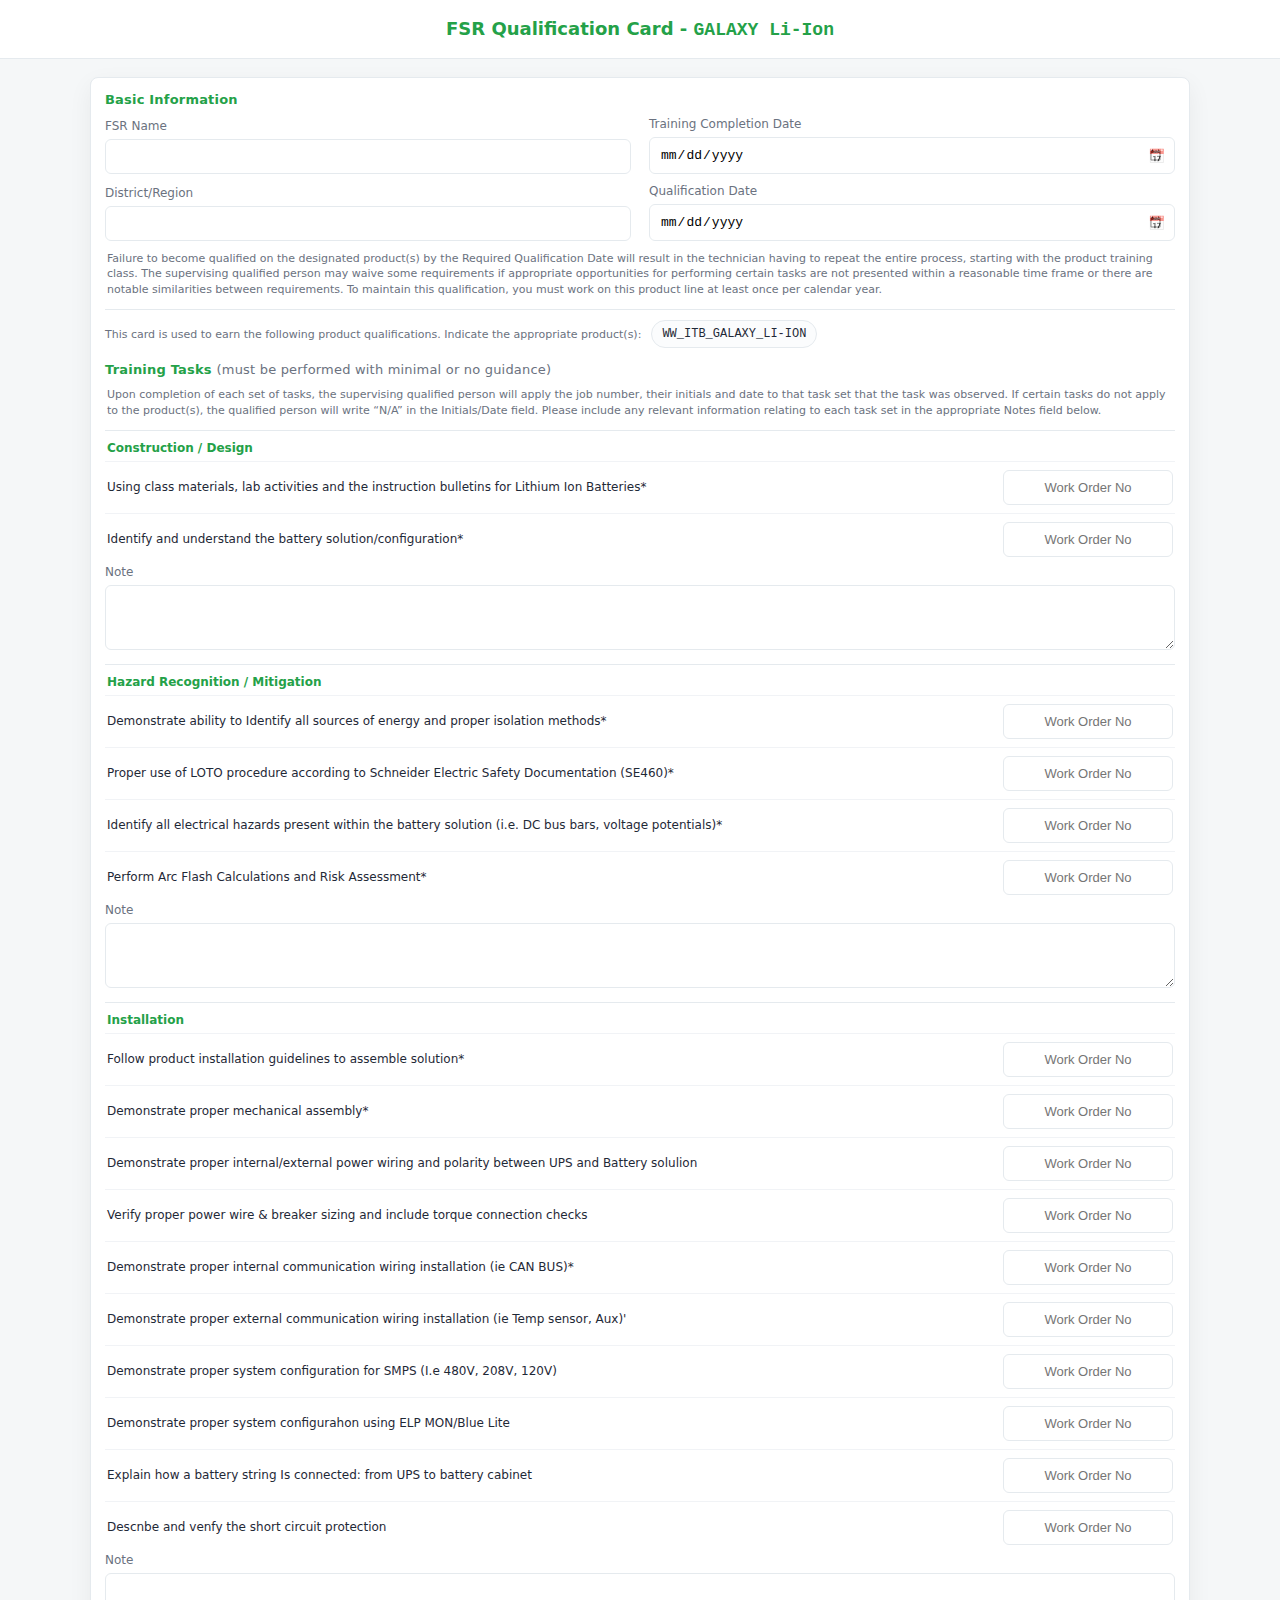
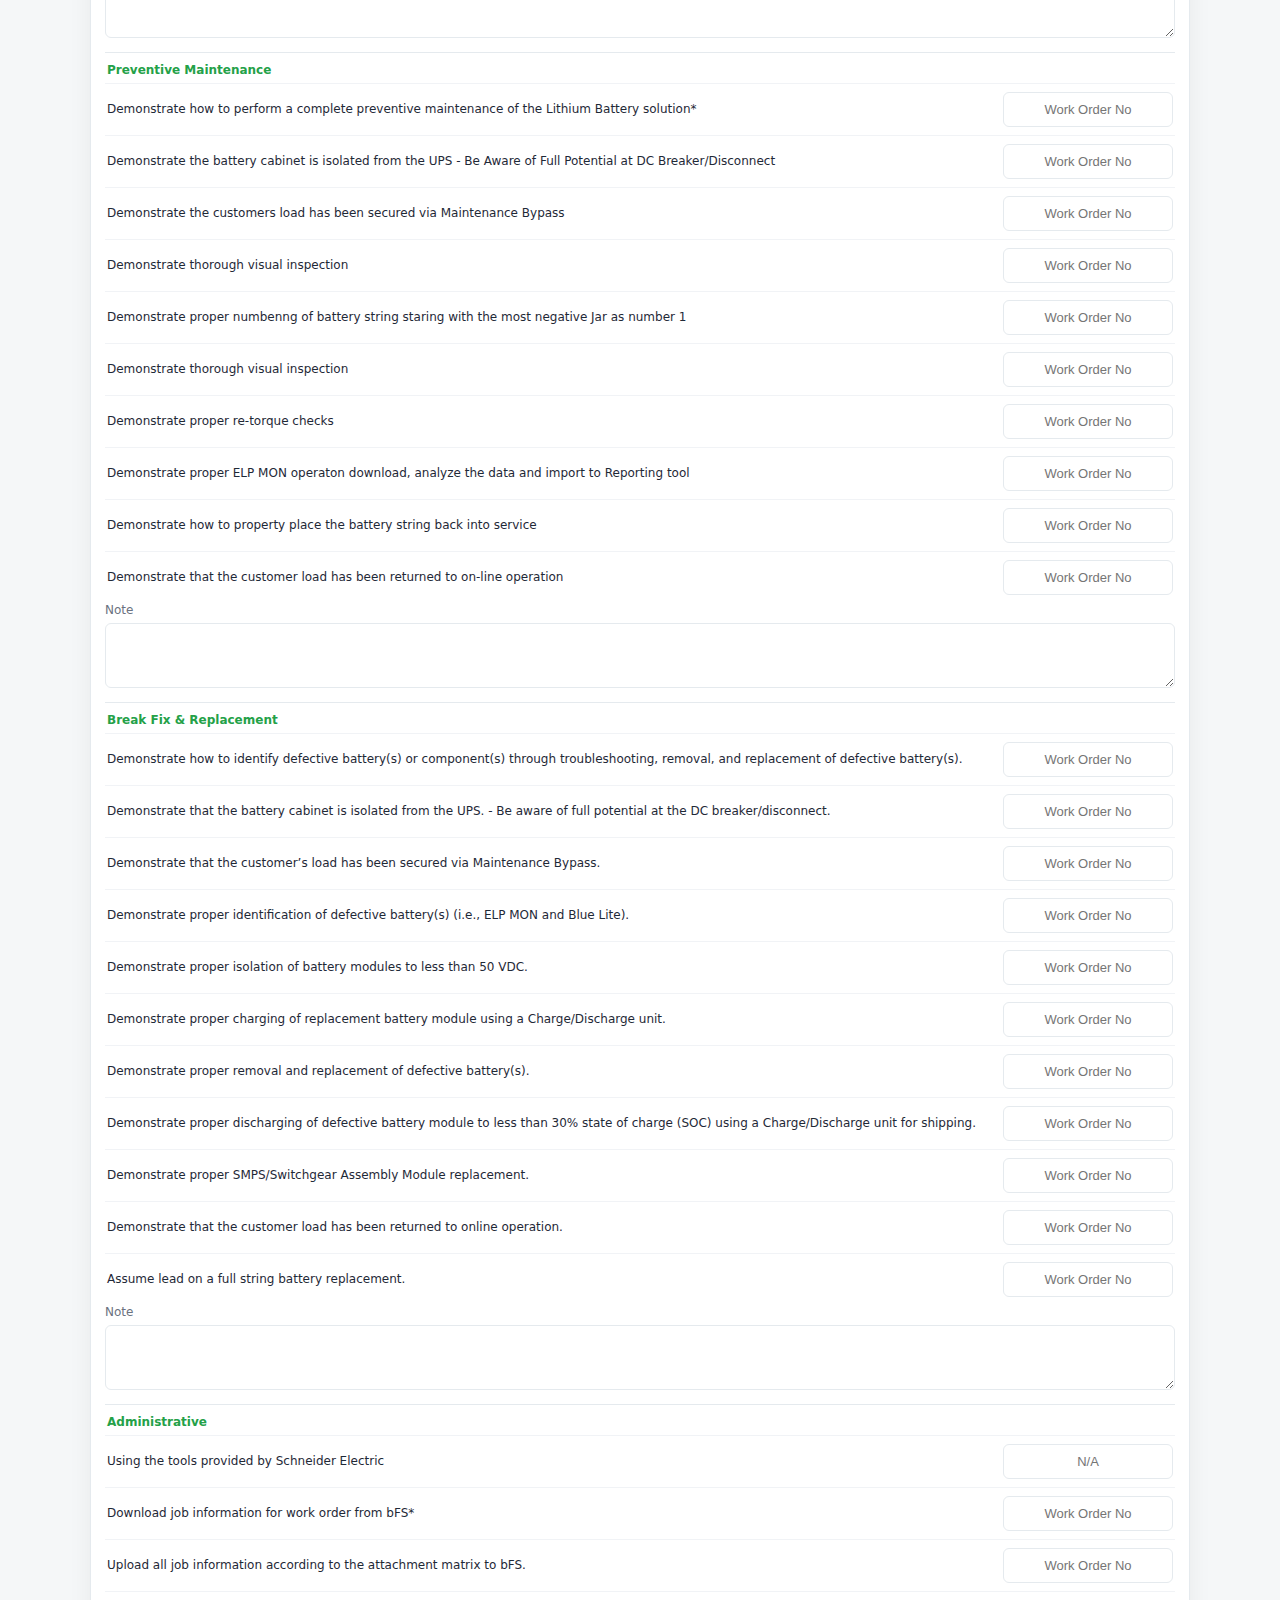
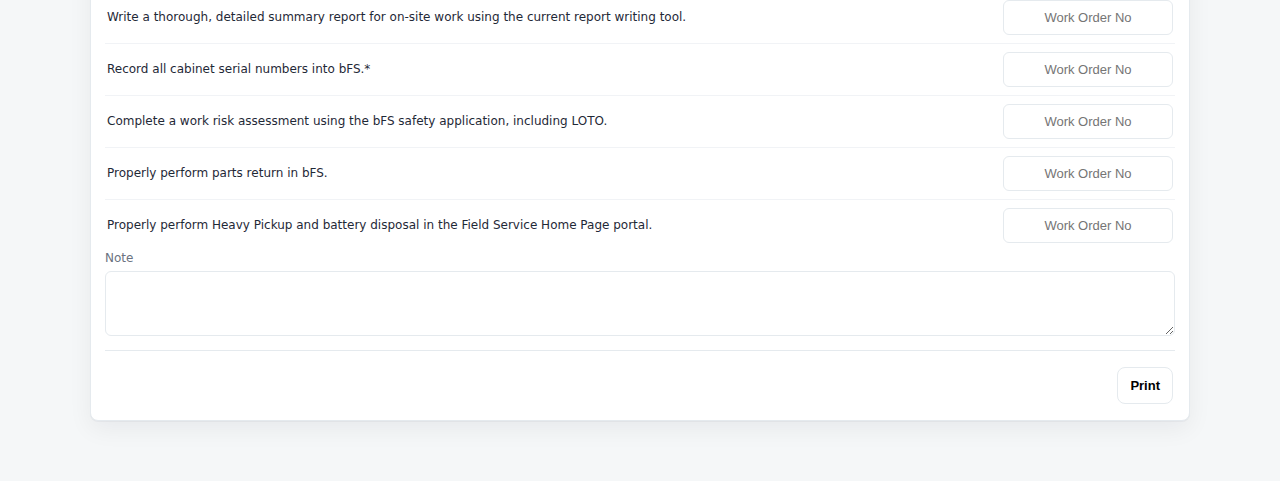
<file: GalaxyLi-Ion.html>
<!doctype html>
<html lang="en">
<head>
  <meta charset="utf-8" />
  <meta name="viewport" content="width=device-width, initial-scale=1" />
  <title>FSR Qualification Card - GALAXY Li-Ion</title>
  <link rel="stylesheet" href="sstyle.css" />
</head>
<body>
  <header class="page-header">
    <div class="wrap">
      <h1>FSR Qualification Card - <span class="mono">GALAXY Li-Ion</span></h1>
    </div>
  </header>

  <main class="wrap">
    <form class="card" action="#" method="post">
      <section class="section">
        <h2 class="section-title">Basic Information</h2>

        <div class="grid two">
          <div class="field">
            <label for="fsrName">FSR Name</label>
            <input id="fsrName" name="fsrName" type="text" />
          </div>

          <div class="field">
            <label for="trainingDate">Training Completion Date</label>
            <div class="input-icon">
              <input id="trainingDate" name="trainingDate" type="date" />
              <span class="icon" aria-hidden="true">📅</span>
            </div>
          </div>

          <div class="field">
            <label for="district">District/Region</label>
            <input id="district" name="district" type="text" />
          </div>

          <div class="field">
            <label for="qualificationDate">Qualification Date</label>
            <div class="input-icon">
              <input id="qualificationDate" name="qualificationDate" type="date" />
              <span class="icon" aria-hidden="true">📅</span>
            </div>
          </div>
        </div>

        <p class="fineprint">
          Failure to become qualified on the designated product(s) by the Required Qualification Date will result in the technician having to repeat the entire process, starting with the product training class.
          The supervising qualified person may waive some requirements if appropriate opportunities for performing certain tasks are not presented within a reasonable time frame or there are notable similarities between requirements.
          To maintain this qualification, you must work on this product line at least once per calendar year.
        </p>

        <div class="pill-row">
          <p class="pill-label">This card is used to earn the following product qualifications. Indicate the appropriate product(s):</p>
          <div class="pill mono">WW_ITB_GALAXY_LI-ION</div>
        </div>
      </section>

      <section class="section">
        <h2 class="section-title">Training Tasks <span class="muted">(must be performed with minimal or no guidance)</span></h2>
        <p class="fineprint">
          Upon completion of each set of tasks, the supervising qualified person will apply the job number, their initials and date to that task set that the task was observed.
          If certain tasks do not apply to the product(s), the qualified person will write “N/A” in the Initials/Date field.
          Please include any relevant information relating to each task set in the appropriate Notes field below.
        </p>

        <div class="taskset">
          <div class="taskset-head"><h3>Construction / Design</h3></div>

          <div class="taskrow">
            <p class="task">Using class materials, lab activities and the instruction bulletins for Lithium Ion Batteries* </p>
            <input class="wo" type="text" placeholder="Work Order No" />
          </div>
          <div class="taskrow">
            <p class="task">Identify and understand the battery solution/configuration*</p>
            <input class="wo" type="text" placeholder="Work Order No" />
          </div>

          <div class="field">
            <label for="note1">Note</label>
            <textarea id="note1" rows="3"></textarea>
          </div>
        </div>

        <div class="taskset">
          <div class="taskset-head"><h3>Hazard Recognition / Mitigation</h3></div>

          <div class="taskrow">
            <p class="task">Demonstrate ability to Identify all sources of energy and proper isolation methods*</p>
            <input class="wo" type="text" placeholder="Work Order No" />
          </div>
		  <div class="taskrow">
            <p class="task">Proper use of LOTO procedure according to Schneider Electric Safety Documentation (SE460)*</p>
            <input class="wo" type="text" placeholder="Work Order No" />
          </div>
          <div class="taskrow">
            <p class="task">Identify all electrical hazards present within the battery solution (i.e. DC bus bars, voltage potentials)*</p>
            <input class="wo" type="text" placeholder="Work Order No" />
          </div>
          <div class="taskrow">
            <p class="task">Perform Arc Flash Calculations and Risk Assessment*</p>
            <input class="wo" type="text" placeholder="Work Order No" />
          </div>

          <div class="field">
            <label for="note2">Note</label>
            <textarea id="note2" rows="3"></textarea>
          </div>
        </div>

        <div class="taskset">
          <div class="taskset-head"><h3>Installation</h3></div>

          <div class="taskrow">
            <p class="task">Follow product installation guidelines to assemble solution*</p>
            <input class="wo" type="text" placeholder="Work Order No" />
          </div>
          <div class="taskrow">
            <p class="task">Demonstrate proper mechanical assembly*</p>
            <input class="wo" type="text" placeholder="Work Order No" />
          </div>
          <div class="taskrow">
            <p class="task">Demonstrate proper internal/external power wiring and polarity between UPS and Battery solulion</p>
            <input class="wo" type="text" placeholder="Work Order No" />
          </div>
          <div class="taskrow">
            <p class="task">Verify proper power wire & breaker sizing and include torque connection checks</p>
            <input class="wo" type="text" placeholder="Work Order No" />
          </div>
		  <div class="taskrow">
            <p class="task">Demonstrate proper internal communication wiring installation (ie CAN BUS)*</p>
            <input class="wo" type="text" placeholder="Work Order No" />
          </div>
		  <div class="taskrow">
            <p class="task">Demonstrate proper external communication wiring installation (ie Temp sensor, Aux)' </p>
            <input class="wo" type="text" placeholder="Work Order No" />
          </div>
		  <div class="taskrow">
            <p class="task">Demonstrate proper system configuration for SMPS (I.e 480V, 208V, 120V)</p>
            <input class="wo" type="text" placeholder="Work Order No" />
          </div>
		  <div class="taskrow">
            <p class="task">Demonstrate proper system configurahon using ELP MON/Blue Lite</p>
            <input class="wo" type="text" placeholder="Work Order No" />
          </div>
		  <div class="taskrow">
            <p class="task">Explain how a battery string Is connected: from UPS to battery cabinet</p>
            <input class="wo" type="text" placeholder="Work Order No" />
          </div>
		  <div class="taskrow">
            <p class="task">Descnbe and venfy the short circuit protection</p>
            <input class="wo" type="text" placeholder="Work Order No" />
          </div>

          <div class="field">
            <label for="note3">Note</label>
            <textarea id="note3" rows="3"></textarea>
          </div>
        </div>

        <div class="taskset">
          <div class="taskset-head"><h3>Preventive Maintenance</h3></div>

          <div class="taskrow">
            <p class="task">Demonstrate how to perform a complete preventive maintenance of the Lithium Battery solution*</p>
            <input class="wo" type="text" placeholder="Work Order No" />
          </div>
          <div class="taskrow">
            <p class="task">Demonstrate the battery cabinet is isolated from the UPS - Be Aware of Full Potential at DC Breaker/Disconnect</p>
            <input class="wo" type="text" placeholder="Work Order No" />
          </div>
          <div class="taskrow">
            <p class="task">Demonstrate the customers load has been secured via Maintenance Bypass</p>
            <input class="wo" type="text" placeholder="Work Order No" />
          </div>
          <div class="taskrow">
            <p class="task">Demonstrate thorough visual inspection</p>
            <input class="wo" type="text" placeholder="Work Order No" />
          </div>
          <div class="taskrow">
            <p class="task">Demonstrate proper numbenng of battery string staring with the most negative Jar as number 1 </p>
            <input class="wo" type="text" placeholder="Work Order No" />
          </div>
		  <div class="taskrow">
            <p class="task">Demonstrate thorough visual inspection</p>
            <input class="wo" type="text" placeholder="Work Order No" />
          </div>
		  <div class="taskrow">
            <p class="task">Demonstrate proper re-torque checks</p>
            <input class="wo" type="text" placeholder="Work Order No" />
          </div>
		  <div class="taskrow">
            <p class="task">Demonstrate proper ELP MON operaton download, analyze the data and import to Reporting tool</p>
            <input class="wo" type="text" placeholder="Work Order No" />
          </div>
		  <div class="taskrow">
            <p class="task">Demonstrate how to property place the battery string back into service</p>
            <input class="wo" type="text" placeholder="Work Order No" />
          </div>
		  <div class="taskrow">
            <p class="task">Demonstrate that the customer load has been returned to on-line operation</p>
            <input class="wo" type="text" placeholder="Work Order No" />
          </div>

          <div class="field">
            <label for="note5">Note</label>
            <textarea id="note5" rows="3"></textarea>
          </div>
        </div>

        <div class="taskset">
          <div class="taskset-head"><h3>Break Fix & Replacement</h3></div>

          <div class="taskrow">
            <p class="task">Demonstrate how to identify defective battery(s) or component(s) through troubleshooting, removal, and replacement of defective battery(s).</p>
            <input class="wo" type="text" placeholder="Work Order No" />
          </div>
          <div class="taskrow">
            <p class="task">Demonstrate that the battery cabinet is isolated from the UPS. - Be aware of full potential at the DC breaker/disconnect.</p>
            <input class="wo" type="text" placeholder="Work Order No" />
          </div>
          <div class="taskrow">
            <p class="task">Demonstrate that the customer’s load has been secured via Maintenance Bypass.</p>
            <input class="wo" type="text" placeholder="Work Order No" />
          </div>
          <div class="taskrow">
            <p class="task">Demonstrate proper identification of defective battery(s) (i.e., ELP MON and Blue Lite).</p>
            <input class="wo" type="text" placeholder="Work Order No" />
          </div>
          <div class="taskrow">
            <p class="task">Demonstrate proper isolation of battery modules to less than 50 VDC.</p>
            <input class="wo" type="text" placeholder="Work Order No" />
          </div>
          <div class="taskrow">
            <p class="task">Demonstrate proper charging of replacement battery module using a Charge/Discharge unit.</p>
            <input class="wo" type="text" placeholder="Work Order No" />
          </div>
		  <div class="taskrow">
            <p class="task">Demonstrate proper removal and replacement of defective battery(s).</p>
            <input class="wo" type="text" placeholder="Work Order No" />
          </div>
		  <div class="taskrow">
            <p class="task">Demonstrate proper discharging of defective battery module to less than 30% state of charge (SOC) using a Charge/Discharge unit for shipping.</p>
            <input class="wo" type="text" placeholder="Work Order No" />
          </div>
		  <div class="taskrow">
            <p class="task">Demonstrate proper SMPS/Switchgear Assembly Module replacement.</p>
            <input class="wo" type="text" placeholder="Work Order No" />
          </div>
		  <div class="taskrow">
            <p class="task">Demonstrate that the customer load has been returned to online operation.</p>
            <input class="wo" type="text" placeholder="Work Order No" />
          </div>
		  <div class="taskrow">
            <p class="task">Assume lead on a full string battery replacement.</p>
            <input class="wo" type="text" placeholder="Work Order No" />
          </div>

          <div class="field">
            <label for="note6">Note</label>
            <textarea id="note6" rows="3"></textarea>
          </div>
        </div>

        <div class="taskset">
          <div class="taskset-head"><h3>Administrative</h3></div>

          <div class="taskrow">
            <p class="task">Using the tools provided by Schneider Electric</p>
            <input class="wo" type="text" placeholder="N/A" />
          </div>
          <div class="taskrow">
            <p class="task">Download job information for work order from bFS*</p>
            <input class="wo" type="text" placeholder="Work Order No" />
          </div>
          <div class="taskrow">
            <p class="task">Upload all job information according to the attachment matrix to bFS.</p>
            <input class="wo" type="text" placeholder="Work Order No" />
          </div>
          <div class="taskrow">
            <p class="task">Write a thorough, detailed summary report for on-site work using the current report writing tool.</p>
            <input class="wo" type="text" placeholder="Work Order No" />
          </div>
          <div class="taskrow">
            <p class="task">Record all cabinet serial numbers into bFS.*</p>
            <input class="wo" type="text" placeholder="Work Order No" />
          </div>
          <div class="taskrow">
            <p class="task">Complete a work risk assessment using the bFS safety application, including LOTO.</p>
            <input class="wo" type="text" placeholder="Work Order No" />
          </div>
		  <div class="taskrow">
            <p class="task">Properly perform parts return in bFS.</p>
            <input class="wo" type="text" placeholder="Work Order No" />
          </div>
		  <div class="taskrow">
            <p class="task">Properly perform Heavy Pickup and battery disposal in the Field Service Home Page portal.</p>
            <input class="wo" type="text" placeholder="Work Order No" />
          </div>

          <div class="field">
            <label for="note7">Note</label>
            <textarea id="note7" rows="3"></textarea>
          </div>
        </div>

        <div class="actions">
          <button type="button" class="btn ghost" onclick="window.print()">Print</button>
        </div>
      </section>
    </form>
  </main>

  <footer class="page-footer">
    <div class="wrap">
    </div>
  </footer>
</body>
</html>
</file>
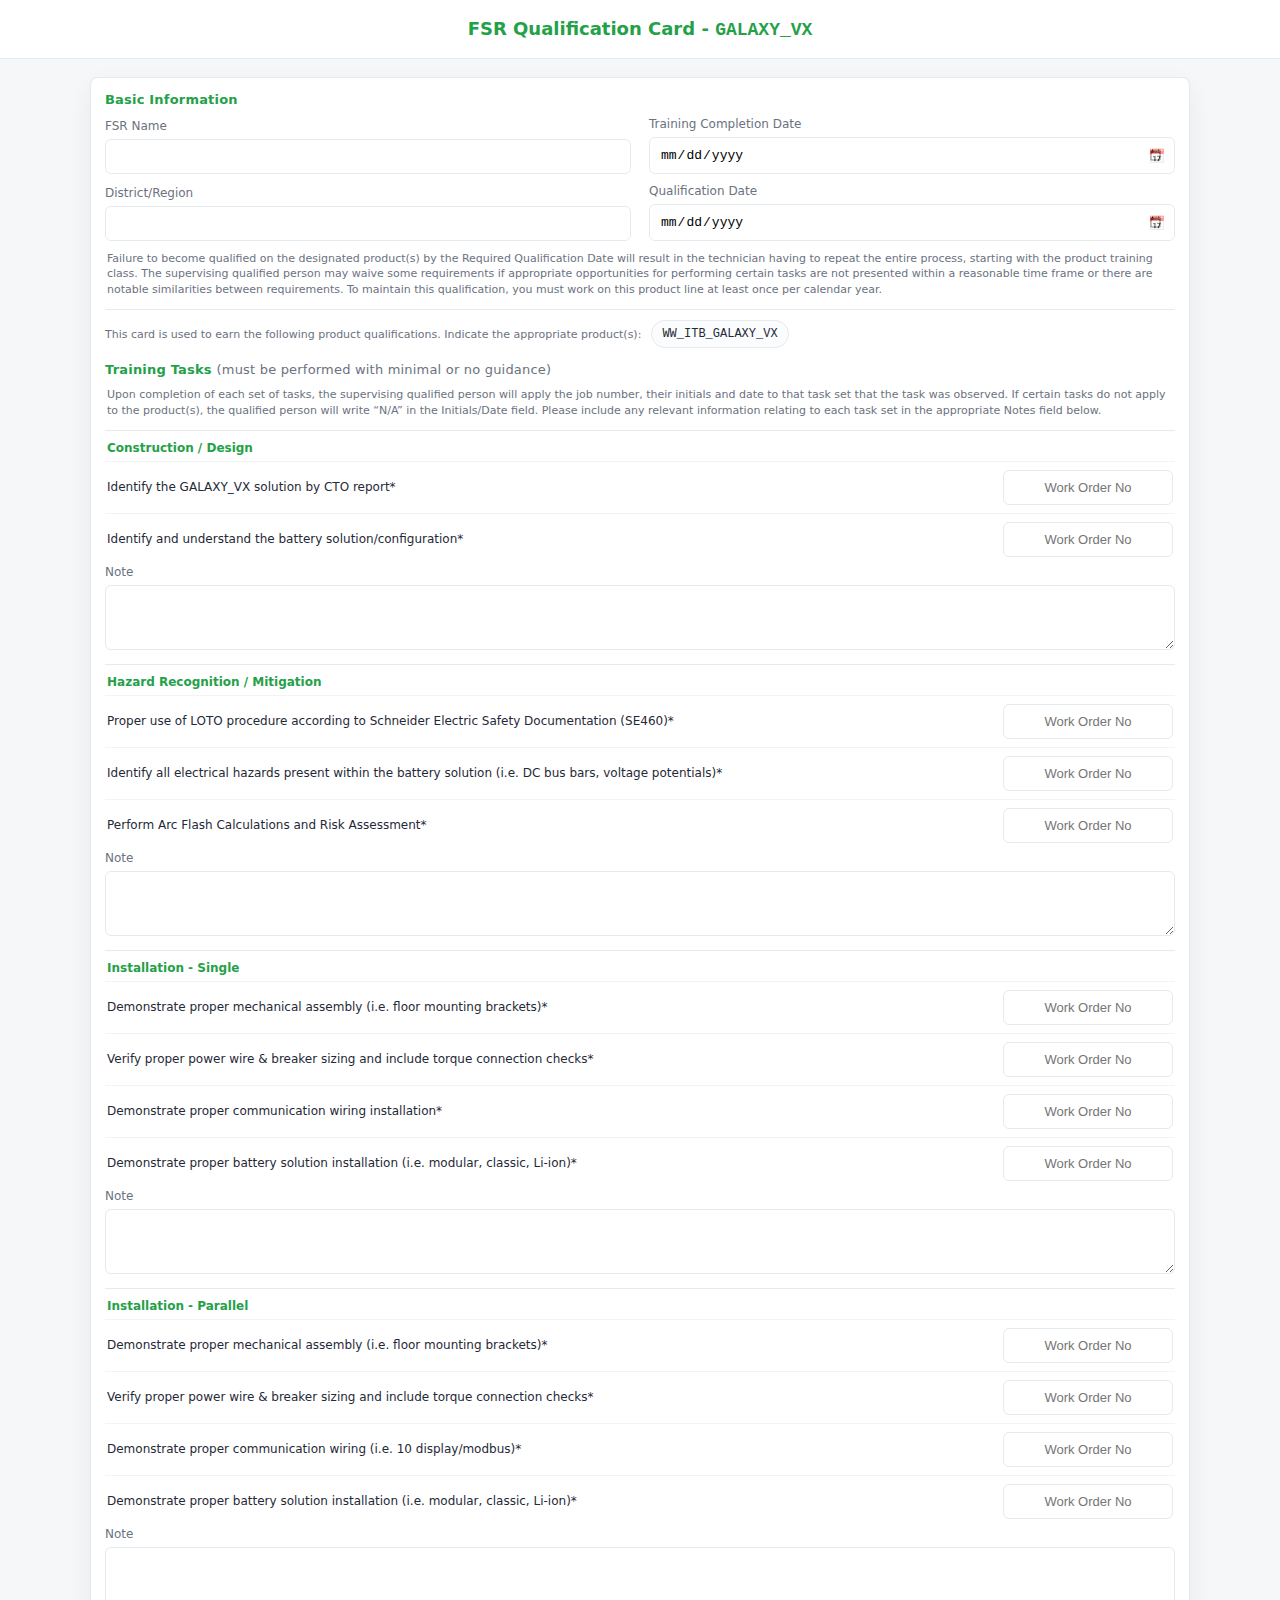
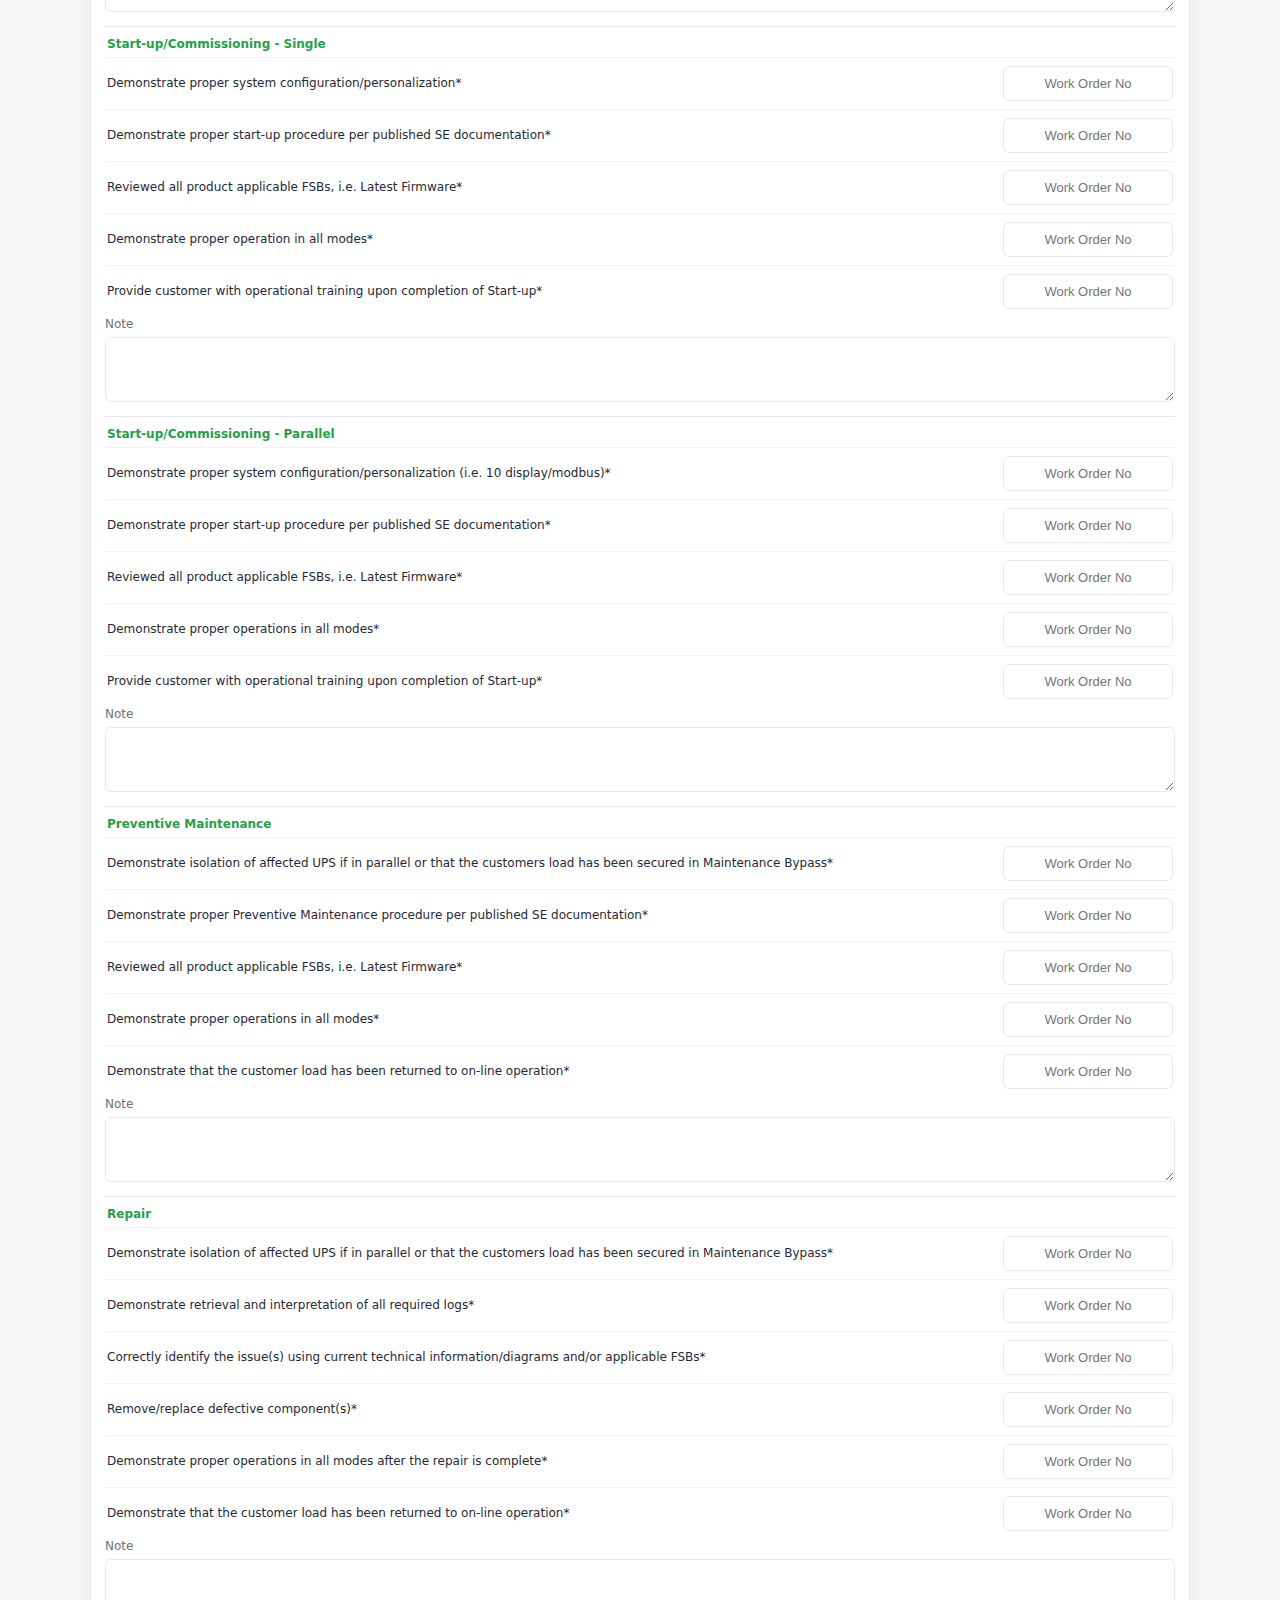
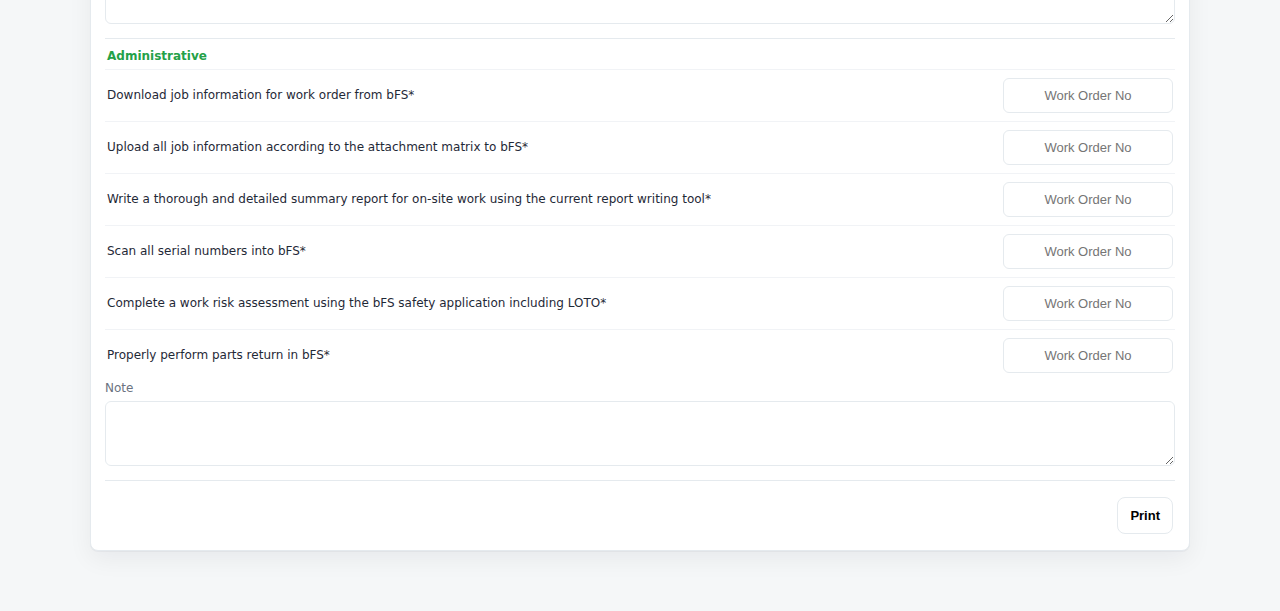
<file: GVX.html>
<!doctype html>
<html lang="en">
<head>
  <meta charset="utf-8" />
  <meta name="viewport" content="width=device-width, initial-scale=1" />
  <title>FSR Qualification Card - GALAXY_VX</title>
  <link rel="stylesheet" href="sstyle.css" />
</head>
<body>
  <header class="page-header">
    <div class="wrap">
      <h1>FSR Qualification Card - <span class="mono">GALAXY_VX</span></h1>
    </div>
  </header>

  <main class="wrap">
    <form class="card" action="#" method="post">
      <section class="section">
        <h2 class="section-title">Basic Information</h2>

        <div class="grid two">
          <div class="field">
            <label for="fsrName">FSR Name</label>
            <input id="fsrName" name="fsrName" type="text" />
          </div>

          <div class="field">
            <label for="trainingDate">Training Completion Date</label>
            <div class="input-icon">
              <input id="trainingDate" name="trainingDate" type="date" />
              <span class="icon" aria-hidden="true">📅</span>
            </div>
          </div>

          <div class="field">
            <label for="district">District/Region</label>
            <input id="district" name="district" type="text" />
          </div>

          <div class="field">
            <label for="qualificationDate">Qualification Date</label>
            <div class="input-icon">
              <input id="qualificationDate" name="qualificationDate" type="date" />
              <span class="icon" aria-hidden="true">📅</span>
            </div>
          </div>
        </div>

        <p class="fineprint">
          Failure to become qualified on the designated product(s) by the Required Qualification Date will result in the technician having to repeat the entire process, starting with the product training class.
          The supervising qualified person may waive some requirements if appropriate opportunities for performing certain tasks are not presented within a reasonable time frame or there are notable similarities between requirements.
          To maintain this qualification, you must work on this product line at least once per calendar year.
        </p>

        <div class="pill-row">
          <p class="pill-label">This card is used to earn the following product qualifications. Indicate the appropriate product(s):</p>
          <div class="pill mono">WW_ITB_GALAXY_VX</div>
        </div>
      </section>

      <section class="section">
        <h2 class="section-title">Training Tasks <span class="muted">(must be performed with minimal or no guidance)</span></h2>
        <p class="fineprint">
          Upon completion of each set of tasks, the supervising qualified person will apply the job number, their initials and date to that task set that the task was observed.
          If certain tasks do not apply to the product(s), the qualified person will write “N/A” in the Initials/Date field.
          Please include any relevant information relating to each task set in the appropriate Notes field below.
        </p>

        <!-- Construction / Design -->
        <div class="taskset">
          <div class="taskset-head">
            <h3>Construction / Design</h3>
          </div>

          <div class="taskrow">
            <p class="task">Identify the GALAXY_VX solution by CTO report*</p>
            <input class="wo" type="text" placeholder="Work Order No" />
          </div>
          <div class="taskrow">
            <p class="task">Identify and understand the battery solution/configuration*</p>
            <input class="wo" type="text" placeholder="Work Order No" />
          </div>

          <div class="field">
            <label for="note1">Note</label>
            <textarea id="note1" rows="3"></textarea>
          </div>
        </div>

        <!-- Hazard Recognition / Mitigation -->
        <div class="taskset">
          <div class="taskset-head">
            <h3>Hazard Recognition / Mitigation</h3>
          </div>

          <div class="taskrow">
            <p class="task">Proper use of LOTO procedure according to Schneider Electric Safety Documentation (SE460)*</p>
            <input class="wo" type="text" placeholder="Work Order No" />
          </div>
          <div class="taskrow">
            <p class="task">Identify all electrical hazards present within the battery solution (i.e. DC bus bars, voltage potentials)*</p>
            <input class="wo" type="text" placeholder="Work Order No" />
          </div>
          <div class="taskrow">
            <p class="task">Perform Arc Flash Calculations and Risk Assessment*</p>
            <input class="wo" type="text" placeholder="Work Order No" />
          </div>

          <div class="field">
            <label for="note2">Note</label>
            <textarea id="note2" rows="3"></textarea>
          </div>
        </div>

        <!-- Installation - Single -->
        <div class="taskset">
          <div class="taskset-head">
            <h3>Installation - Single</h3>
          </div>

          <div class="taskrow">
            <p class="task">Demonstrate proper mechanical assembly (i.e. floor mounting brackets)*</p>
            <input class="wo" type="text" placeholder="Work Order No" />
          </div>
          <div class="taskrow">
            <p class="task">Verify proper power wire &amp; breaker sizing and include torque connection checks*</p>
            <input class="wo" type="text" placeholder="Work Order No" />
          </div>
          <div class="taskrow">
            <p class="task">Demonstrate proper communication wiring installation*</p>
            <input class="wo" type="text" placeholder="Work Order No" />
          </div>
          <div class="taskrow">
            <p class="task">Demonstrate proper battery solution installation (i.e. modular, classic, Li-ion)*</p>
            <input class="wo" type="text" placeholder="Work Order No" />
          </div>

          <div class="field">
            <label for="note3">Note</label>
            <textarea id="note3" rows="3"></textarea>
          </div>
        </div>

        <!-- Installation - Parallel -->
        <div class="taskset">
          <div class="taskset-head">
            <h3>Installation - Parallel</h3>
          </div>

          <div class="taskrow">
            <p class="task">Demonstrate proper mechanical assembly (i.e. floor mounting brackets)*</p>
            <input class="wo" type="text" placeholder="Work Order No" />
          </div>
          <div class="taskrow">
            <p class="task">Verify proper power wire &amp; breaker sizing and include torque connection checks*</p>
            <input class="wo" type="text" placeholder="Work Order No" />
          </div>
          <div class="taskrow">
            <p class="task">Demonstrate proper communication wiring (i.e. 10 display/modbus)*</p>
            <input class="wo" type="text" placeholder="Work Order No" />
          </div>
          <div class="taskrow">
            <p class="task">Demonstrate proper battery solution installation (i.e. modular, classic, Li-ion)*</p>
            <input class="wo" type="text" placeholder="Work Order No" />
          </div>

          <div class="field">
            <label for="note4">Note</label>
            <textarea id="note4" rows="3"></textarea>
          </div>
        </div>

        <!-- Start-up/Commissioning - Single -->
        <div class="taskset">
          <div class="taskset-head">
            <h3>Start-up/Commissioning - Single</h3>
          </div>

          <div class="taskrow">
            <p class="task">Demonstrate proper system configuration/personalization*</p>
            <input class="wo" type="text" placeholder="Work Order No" />
          </div>
          <div class="taskrow">
            <p class="task">Demonstrate proper start-up procedure per published SE documentation*</p>
            <input class="wo" type="text" placeholder="Work Order No" />
          </div>
          <div class="taskrow">
            <p class="task">Reviewed all product applicable FSBs, i.e. Latest Firmware*</p>
            <input class="wo" type="text" placeholder="Work Order No" />
          </div>
          <div class="taskrow">
            <p class="task">Demonstrate proper operation in all modes*</p>
            <input class="wo" type="text" placeholder="Work Order No" />
          </div>
          <div class="taskrow">
            <p class="task">Provide customer with operational training upon completion of Start-up*</p>
            <input class="wo" type="text" placeholder="Work Order No" />
          </div>

          <div class="field">
            <label for="note5">Note</label>
            <textarea id="note5" rows="3"></textarea>
          </div>
        </div>

        <!-- Start-up/Commissioning - Parallel -->
        <div class="taskset">
          <div class="taskset-head">
            <h3>Start-up/Commissioning - Parallel</h3>
          </div>

          <div class="taskrow">
            <p class="task">Demonstrate proper system configuration/personalization (i.e. 10 display/modbus)*</p>
            <input class="wo" type="text" placeholder="Work Order No" />
          </div>
          <div class="taskrow">
            <p class="task">Demonstrate proper start-up procedure per published SE documentation*</p>
            <input class="wo" type="text" placeholder="Work Order No" />
          </div>
          <div class="taskrow">
            <p class="task">Reviewed all product applicable FSBs, i.e. Latest Firmware*</p>
            <input class="wo" type="text" placeholder="Work Order No" />
          </div>
          <div class="taskrow">
            <p class="task">Demonstrate proper operations in all modes*</p>
            <input class="wo" type="text" placeholder="Work Order No" />
          </div>
          <div class="taskrow">
            <p class="task">Provide customer with operational training upon completion of Start-up*</p>
            <input class="wo" type="text" placeholder="Work Order No" />
          </div>

          <div class="field">
            <label for="note6">Note</label>
            <textarea id="note6" rows="3"></textarea>
          </div>
        </div>

        <!-- Preventive Maintenance -->
        <div class="taskset">
          <div class="taskset-head">
            <h3>Preventive Maintenance</h3>
          </div>

          <div class="taskrow">
            <p class="task">Demonstrate isolation of affected UPS if in parallel or that the customers load has been secured in Maintenance Bypass*</p>
            <input class="wo" type="text" placeholder="Work Order No" />
          </div>
          <div class="taskrow">
            <p class="task">Demonstrate proper Preventive Maintenance procedure per published SE documentation*</p>
            <input class="wo" type="text" placeholder="Work Order No" />
          </div>
          <div class="taskrow">
            <p class="task">Reviewed all product applicable FSBs, i.e. Latest Firmware*</p>
            <input class="wo" type="text" placeholder="Work Order No" />
          </div>
          <div class="taskrow">
            <p class="task">Demonstrate proper operations in all modes*</p>
            <input class="wo" type="text" placeholder="Work Order No" />
          </div>
          <div class="taskrow">
            <p class="task">Demonstrate that the customer load has been returned to on-line operation*</p>
            <input class="wo" type="text" placeholder="Work Order No" />
          </div>

          <div class="field">
            <label for="note7">Note</label>
            <textarea id="note7" rows="3"></textarea>
          </div>
        </div>

        <!-- Repair -->
        <div class="taskset">
          <div class="taskset-head">
            <h3>Repair</h3>
          </div>

          <div class="taskrow">
            <p class="task">Demonstrate isolation of affected UPS if in parallel or that the customers load has been secured in Maintenance Bypass*</p>
            <input class="wo" type="text" placeholder="Work Order No" />
          </div>
          <div class="taskrow">
            <p class="task">Demonstrate retrieval and interpretation of all required logs*</p>
            <input class="wo" type="text" placeholder="Work Order No" />
          </div>
          <div class="taskrow">
            <p class="task">Correctly identify the issue(s) using current technical information/diagrams and/or applicable FSBs*</p>
            <input class="wo" type="text" placeholder="Work Order No" />
          </div>
          <div class="taskrow">
            <p class="task">Remove/replace defective component(s)*</p>
            <input class="wo" type="text" placeholder="Work Order No" />
          </div>
          <div class="taskrow">
            <p class="task">Demonstrate proper operations in all modes after the repair is complete*</p>
            <input class="wo" type="text" placeholder="Work Order No" />
          </div>
          <div class="taskrow">
            <p class="task">Demonstrate that the customer load has been returned to on-line operation*</p>
            <input class="wo" type="text" placeholder="Work Order No" />
          </div>

          <div class="field">
            <label for="note8">Note</label>
            <textarea id="note8" rows="3"></textarea>
          </div>
        </div>

        <!-- Administrative -->
        <div class="taskset">
          <div class="taskset-head">
            <h3>Administrative</h3>
          </div>

          <div class="taskrow">
            <p class="task">Download job information for work order from bFS*</p>
            <input class="wo" type="text" placeholder="Work Order No" />
          </div>
          <div class="taskrow">
            <p class="task">Upload all job information according to the attachment matrix to bFS*</p>
            <input class="wo" type="text" placeholder="Work Order No" />
          </div>
          <div class="taskrow">
            <p class="task">Write a thorough and detailed summary report for on-site work using the current report writing tool*</p>
            <input class="wo" type="text" placeholder="Work Order No" />
          </div>
          <div class="taskrow">
            <p class="task">Scan all serial numbers into bFS*</p>
            <input class="wo" type="text" placeholder="Work Order No" />
          </div>
          <div class="taskrow">
            <p class="task">Complete a work risk assessment using the bFS safety application including LOTO*</p>
            <input class="wo" type="text" placeholder="Work Order No" />
          </div>
          <div class="taskrow">
            <p class="task">Properly perform parts return in bFS*</p>
            <input class="wo" type="text" placeholder="Work Order No" />
          </div>

          <div class="field">
            <label for="note9">Note</label>
            <textarea id="note9" rows="3"></textarea>
          </div>
        </div>

        <div class="actions">
          <button type="button" class="btn ghost" onclick="window.print()">Print</button>
        </div>
      </section>
    </form>
  </main>

  <footer class="page-footer">
    <div class="wrap">
    </div>
  </footer>
</body>
</html>
</file>
<file: sstyle.css>
/* style.css - basic recreation of the PDF's clean form style */
:root{
  --green:#24a148;     /* close to the PDF heading green */
  --green-dark:#1f8a3f;
  --bg:#f5f7f8;
  --card:#ffffff;
  --line:#e5eaee;
  --text:#1f2937;
  --muted:#6b7280;
  --radius:8px;
  --shadow:0 1px 0 rgba(16,24,40,.04), 0 8px 24px rgba(16,24,40,.06);
}

*{ box-sizing:border-box; }
html,body{ height:100%; }
body{
  margin:0;
  font-family: system-ui, -apple-system, Segoe UI, Roboto, Arial, sans-serif;
  background:var(--bg);
  color:var(--text);
}

.wrap{
  width:min(1100px, calc(100% - 32px));
  margin:0 auto;
}

.page-header{
  background:#fff;
  border-bottom:1px solid var(--line);
}
.page-header h1{
  margin:0;
  padding:18px 0;
  text-align:center;
  color:var(--green);
  font-size:18px;
  font-weight:700;
}

.mono{ font-family: ui-monospace, SFMono-Regular, Menlo, Monaco, Consolas, "Liberation Mono", "Courier New", monospace; }

.card{
  margin:18px 0 28px;
  background:var(--card);
  border:1px solid var(--line);
  border-radius:var(--radius);
  box-shadow:var(--shadow);
  overflow:hidden;
}

.section{
  padding:14px 14px 0;
}

.section-title{
  margin:0 0 10px;
  color:var(--green);
  font-size:13px;
  font-weight:700;
  letter-spacing:.2px;
}

.muted{ color:var(--muted); font-weight:500; }

.grid{
  display:grid;
  gap:10px 18px;
}
.grid.two{
  grid-template-columns: 1fr 1fr;
  align-items:end;
}

@media (max-width: 760px){
  .grid.two{ grid-template-columns:1fr; }
}

.field label{
  display:block;
  font-size:12px;
  color:var(--muted);
  margin:0 0 6px;
}

input[type="text"], input[type="date"], textarea{
  width:100%;
  border:1px solid var(--line);
  border-radius:6px;
  padding:9px 10px;
  font-size:13px;
  outline:none;
  background:#fff;
}
textarea{ resize:vertical; }

input:focus, textarea:focus{
  border-color: rgba(36,161,72,.55);
  box-shadow: 0 0 0 3px rgba(36,161,72,.12);
}

.input-icon{
  position:relative;
}
.input-icon .icon{
  position:absolute;
  right:10px;
  top:50%;
  transform:translateY(-50%);
  font-size:14px;
  opacity:.55;
  pointer-events:none;
}

.fineprint{
  margin:10px 0 12px;
  padding:0 2px;
  font-size:11px;
  line-height:1.4;
  color:var(--muted);
}

.pill-row{
  border-top:1px solid var(--line);
  padding-top:10px;
  margin-top:8px;
  display:flex;
  gap:10px;
  align-items:center;
  flex-wrap:wrap;
}
.pill-label{
  margin:0;
  font-size:11px;
  color:var(--muted);
}
.pill{
  border:1px solid var(--line);
  background:#fbfcfd;
  border-radius:999px;
  padding:6px 10px;
  font-size:12px;
}

.taskset{
  border-top:1px solid var(--line);
  margin-top:10px;
  padding-top:10px;
}

.taskset-head{
  display:flex;
  align-items:center;
  justify-content:space-between;
  padding:0 2px 6px;
}
.taskset h3{
  margin:0;
  color:var(--green);
  font-size:12px;
  font-weight:700;
}

.taskrow{
  display:grid;
  grid-template-columns: 1fr 170px;
  gap:12px;
  align-items:center;
  padding:8px 2px;
  border-top:1px solid rgba(229,234,238,.55);
}
.taskrow:first-of-type{ border-top:none; }

@media (max-width: 760px){
  .taskrow{ grid-template-columns:1fr; }
}

.task{
  margin:0;
  font-size:12px;
  line-height:1.35;
}
.wo{
  text-align:center;
  font-size:12px;
  padding:8px 10px;
  border-radius:6px;
  background:#fff;
}

.actions{
  display:flex;
  gap:10px;
  justify-content:flex-end;
  padding:16px 2px 16px;
  border-top:1px solid var(--line);
  margin-top:10px;
}

.btn{
  border:1px solid var(--line);
  background:#fff;
  border-radius:8px;
  padding:10px 12px;
  font-weight:600;
  font-size:13px;
  cursor:pointer;
}
.btn.ghost:hover{ border-color:#cfd8df; background:#fbfcfd; }
.btn.primary{
  background:var(--green);
  border-color:var(--green);
  color:#fff;
}
.btn.primary:hover{ background:var(--green-dark); border-color:var(--green-dark); }

.page-footer{
  padding:14px 0 18px;
  color:var(--muted);
  text-align:center;
}
</file>
